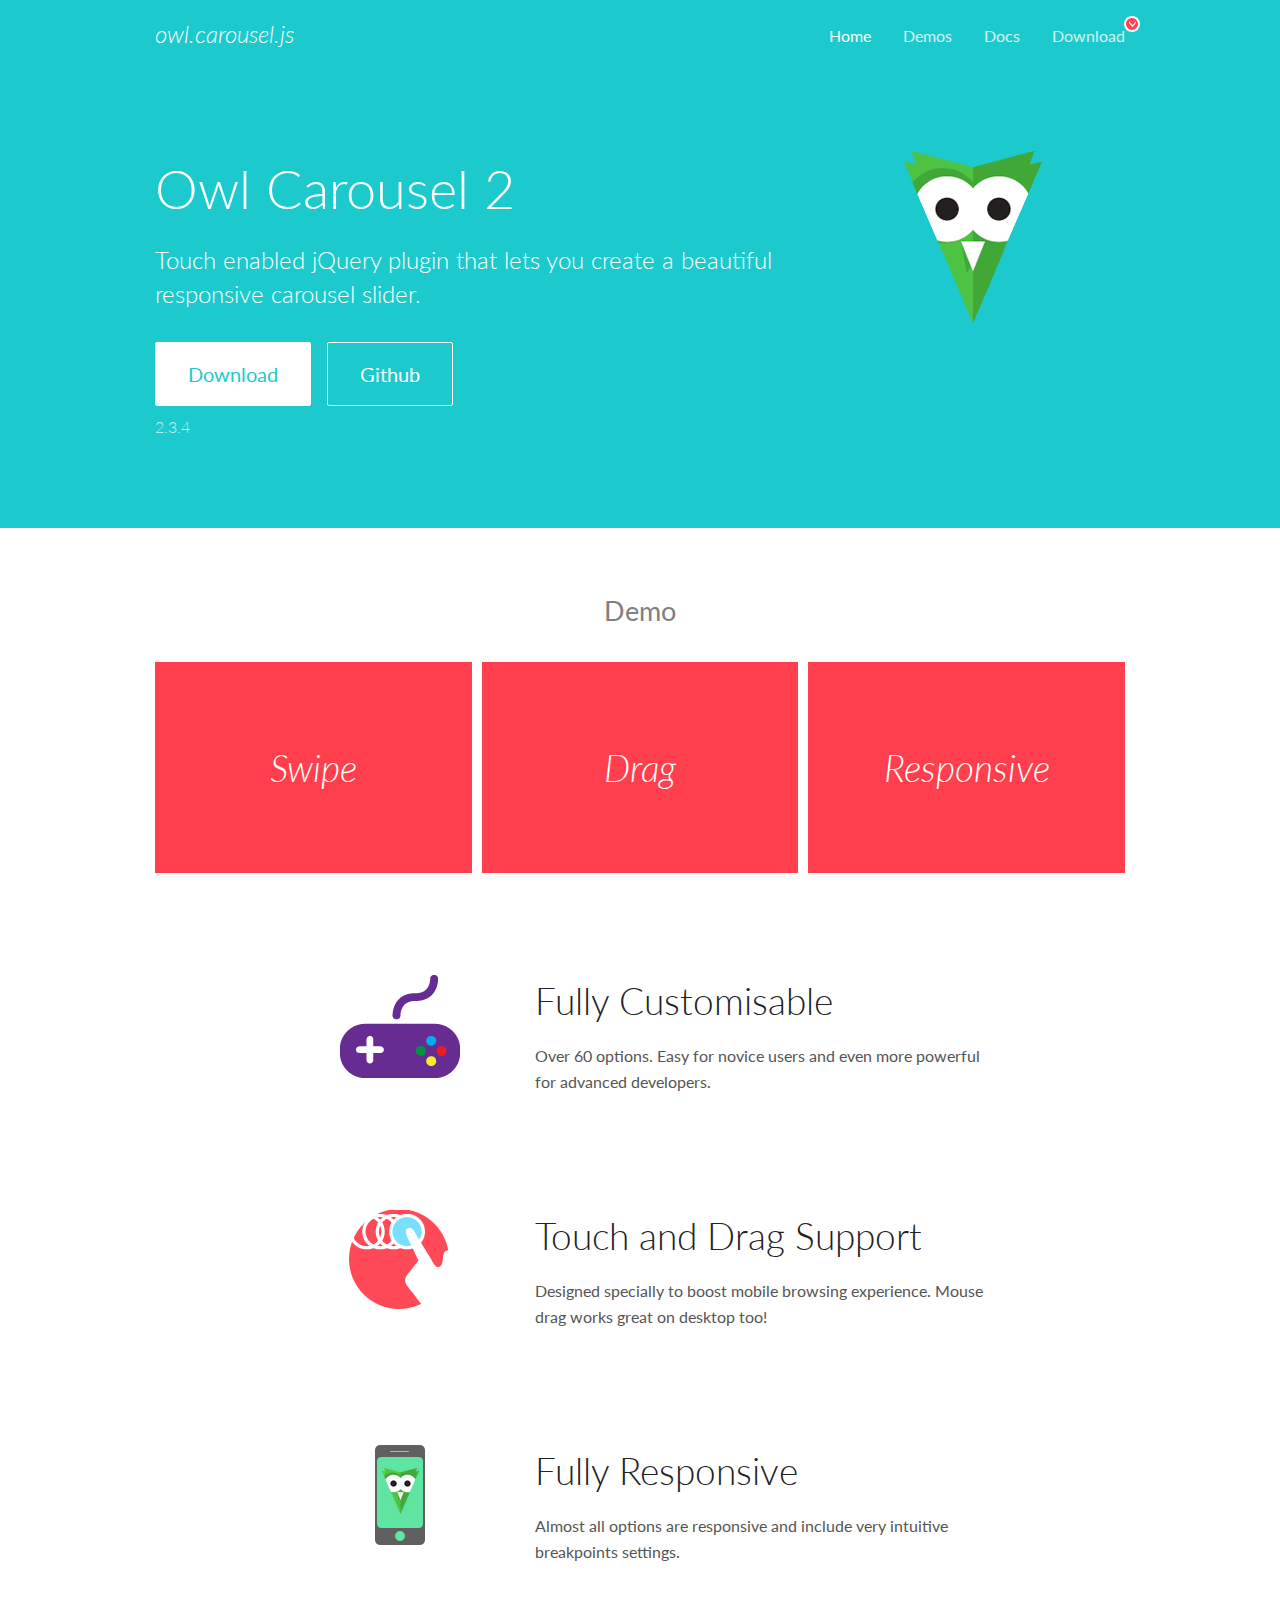
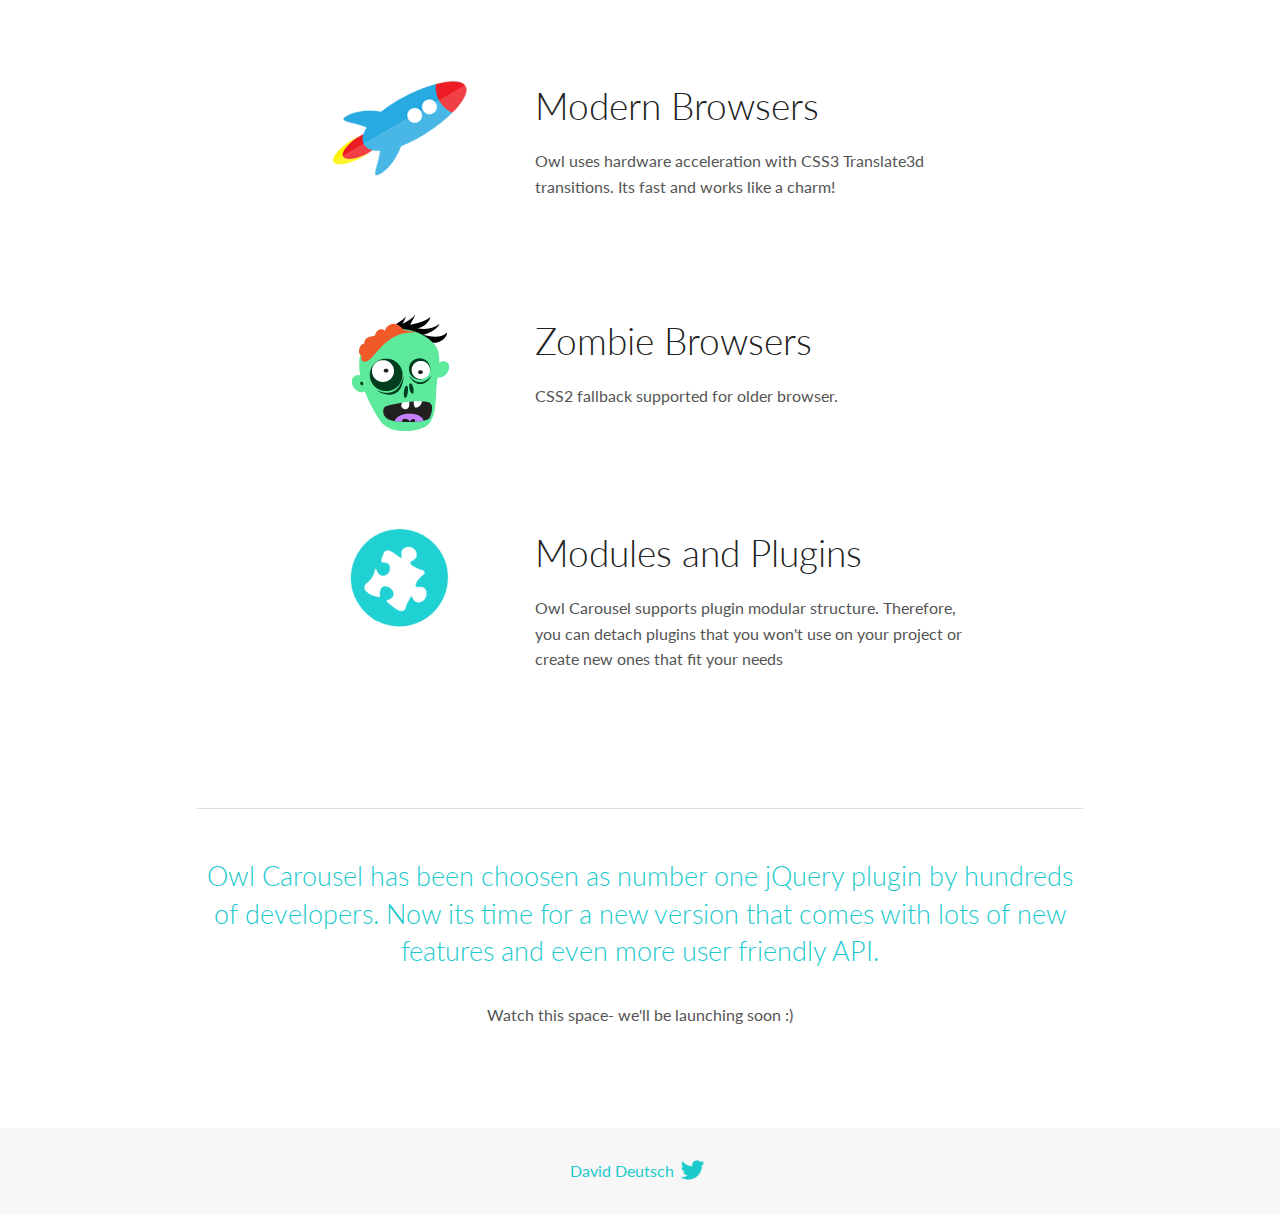
<file: OwlCarousel2-2.3.4/docs/index.html>
<!DOCTYPE html>
<html lang="en">
  <head>

    <!-- head -->
    <meta charset="utf-8">
    <meta name="msapplication-tap-highlight" content="no" />
    <meta name="viewport" content="width=device-width, initial-scale=1.0" />
    <meta name="description" content="Touch enabled jQuery plugin that lets you create beautiful responsive carousel slider.">
    <meta name="author" content="David Deutsch">
    <title>
      Home | Owl Carousel | 2.3.4
    </title>

    <!-- Stylesheets -->
    <link href='https://fonts.googleapis.com/css?family=Lato:300,400,700,400italic,300italic' rel='stylesheet' type='text/css'>
    <link rel="stylesheet" href="assets/css/docs.theme.min.css">

    <!-- Owl Stylesheets -->
    <link rel="stylesheet" href="assets/owlcarousel/assets/owl.carousel.min.css">
    <link rel="stylesheet" href="assets/owlcarousel/assets/owl.theme.default.min.css">

    <!-- HTML5 shim and Respond.js IE8 support of HTML5 elements and media queries -->

    <!--[if lt IE 9]>
      <script src="https://oss.maxcdn.com/libs/html5shiv/3.7.0/html5shiv.js"></script>
      <script src="https://oss.maxcdn.com/libs/respond.js/1.3.0/respond.min.js"></script>
    <![endif]-->

    <!-- Favicons -->
    <link rel="apple-touch-icon-precomposed" sizes="144x144" href="assets/ico/apple-touch-icon-144-precomposed.png">
    <link rel="shortcut icon" href="assets/ico/favicon.png">
    <link rel="shortcut icon" href="favicon.ico">

    <!-- Yeah i know js should not be in header. Its required for demos.-->

    <!-- javascript -->
    <script src="assets/vendors/jquery.min.js"></script>
    <script src="assets/owlcarousel/owl.carousel.js"></script>
  </head>
  <body>

    <!-- header -->
    <header class="header">
      <div class="row">
        <div class="large-12 columns">
          <div class="brand left">
            <h3>
              <a href="/OwlCarousel2/">owl.carousel.js</a> 
            </h3>
          </div>
          <a id="toggle-nav" class="right">
            <span></span> <span></span> <span></span> 
          </a> 
          <div class="nav-bar">
            <ul class="clearfix">
              <li class="active">
                <a href="/OwlCarousel2/index.html">Home</a> 
              </li>
              <li> <a href="/OwlCarousel2/demos/demos.html">Demos</a>  </li>
              <li> <a href="/OwlCarousel2/docs/started-welcome.html">Docs</a>  </li>
              <li>
                <a href="https://github.com/OwlCarousel2/OwlCarousel2/archive/2.3.4.zip">Download</a> 
                <span class="download"></span> 
              </li>
            </ul>
          </div>
        </div>
      </div>
    </header>

    <!-- home panel -->
    <section id="hero">
      <div class="row">
        <div class="large-8 medium-8 columns">
          <h1>Owl Carousel 2</h1>
          <h4>Touch enabled jQuery plugin that lets you create a beautiful responsive carousel slider.</h4>
          <a href="https://github.com/OwlCarousel2/OwlCarousel2/archive/2.3.4.zip" class="hero-button">Download</a> 
          <a href="https://github.com/OwlCarousel2/OwlCarousel2" class="hero-button outline">Github</a> 
          <p>2.3.4</p>
        </div>
        <div class="large-4 medium-4 columns">
          <img class="owl-logo" src="assets/img/owl-logo.png" alt="mr. Owl">
        </div>
      </div>
    </section>

    <!-- body -->
    <div class="home-demo">
      <div class="row">
        <div class="large-12 columns">
          <h3>Demo</h3>
          <div class="owl-carousel">
            <div class="item">
              <h2>Swipe</h2>
            </div>
            <div class="item">
              <h2>Drag</h2>
            </div>
            <div class="item">
              <h2>Responsive</h2>
            </div>
            <div class="item">
              <h2>CSS3</h2>
            </div>
            <div class="item">
              <h2>Fast</h2>
            </div>
            <div class="item">
              <h2>Easy</h2>
            </div>
            <div class="item">
              <h2>Free</h2>
            </div>
            <div class="item">
              <h2>Upgradable</h2>
            </div>
            <div class="item">
              <h2>Tons of options</h2>
            </div>
            <div class="item">
              <h2>Infinity</h2>
            </div>
            <div class="item">
              <h2>Auto Width</h2>
            </div>
          </div>
        </div>
      </div>
    </div>
    <script>
      var owl = $('.owl-carousel');
      owl.owlCarousel({
        margin: 10,
        loop: true,
        responsive: {
          0: {
            items: 1
          },
          600: {
            items: 2
          },
          1000: {
            items: 3
          }
        }
      })
    </script>

    <!-- features -->
    <div id="features">
      <div class="row">
        <div class="small-12 medium-9 small-centered columns">
          <section class="row feature">
            <div class="medium-4 small-12 columns">
              <img src="assets/img/feature-options.png" alt="">
            </div>
            <div class="medium-8 small-12 columns">
              <h2>Fully Customisable</h2>
              <p>Over 60 options. Easy for novice users and even more powerful for advanced developers.</p>
            </div>
          </section>
          <section class="row feature">
            <div class="medium-4 small-12 columns">
              <img src="assets/img/feature-drag.png" alt="">
            </div>
            <div class="medium-8 small-12 columns">
              <h2>Touch and Drag Support</h2>
              <p>Designed specially to boost mobile browsing experience. Mouse drag works great on desktop too!</p>
            </div>
          </section>
          <section class="row feature">
            <div class="medium-4 small-12 columns">
              <img src="assets/img/feature-responsive.png" alt="">
            </div>
            <div class="medium-8 small-12 columns">
              <h2>Fully Responsive</h2>
              <p>Almost all options are responsive and include very intuitive breakpoints settings.</p>
            </div>
          </section>
          <section class="row feature">
            <div class="medium-4 small-12 columns">
              <img src="assets/img/feature-modern.png" alt="">
            </div>
            <div class="medium-8 small-12 columns">
              <h2>Modern Browsers</h2>
              <p>Owl uses hardware acceleration with CSS3 Translate3d transitions. Its fast and works like a charm! </p>
            </div>
          </section>
          <section class="row feature">
            <div class="medium-4 small-12 columns">
              <img src="assets/img/feature-zombie.png" alt="">
            </div>
            <div class="medium-8 small-12 columns">
              <h2>Zombie Browsers</h2>
              <p>CSS2 fallback supported for older browser.</p>
            </div>
          </section>
          <section class="row feature">
            <div class="medium-4 small-12 columns">
              <img src="assets/img/feature-module.png" alt="">
            </div>
            <div class="medium-8 small-12 columns">
              <h2>Modules and Plugins</h2>
              <p>Owl Carousel supports plugin modular structure. Therefore, you can detach plugins that you won&#x27;t use on your project or create new ones that fit your needs</p>
            </div>
          </section>
        </div>
      </div>
    </div>

    <!-- footer -->
    <section id="teaser-text">
      <div class="row">
        <div class="small-12 medium-11 small-centered columns">
          <hr>
          <h3 id="owl-carousel-has-been-choosen-as-number-one-jquery-plugin-by-hundreds-of-developers-now-its-time-for-a-new-version-that-comes-with-lots-of-new-features-and-even-more-user-friendly-api-">Owl Carousel has been choosen as number one jQuery plugin by hundreds of developers. Now its time for a new version that comes with lots of new features and even more user friendly API.</h3>
          <p>Watch this space- we&#39;ll be launching soon :)</p>
        </div>
      </div>
    </section>

    <!-- footer -->
    <footer class="footer">
      <div class="row">
        <div class="large-12 columns">
          <h5>
            <a href="/OwlCarousel2/docs/support-contact.html">David Deutsch</a> 
            <a id="custom-tweet-button" href="https://twitter.com/share?url=https://github.com/OwlCarousel2/OwlCarousel2&text=Owl Carousel - This is so awesome! " target="_blank"></a> 
          </h5>
        </div>
      </div>
    </footer>

    <!-- vendors -->
    <script src="assets/vendors/highlight.js"></script>
    <script src="assets/js/app.js"></script>
  </body>
</html>
</file>
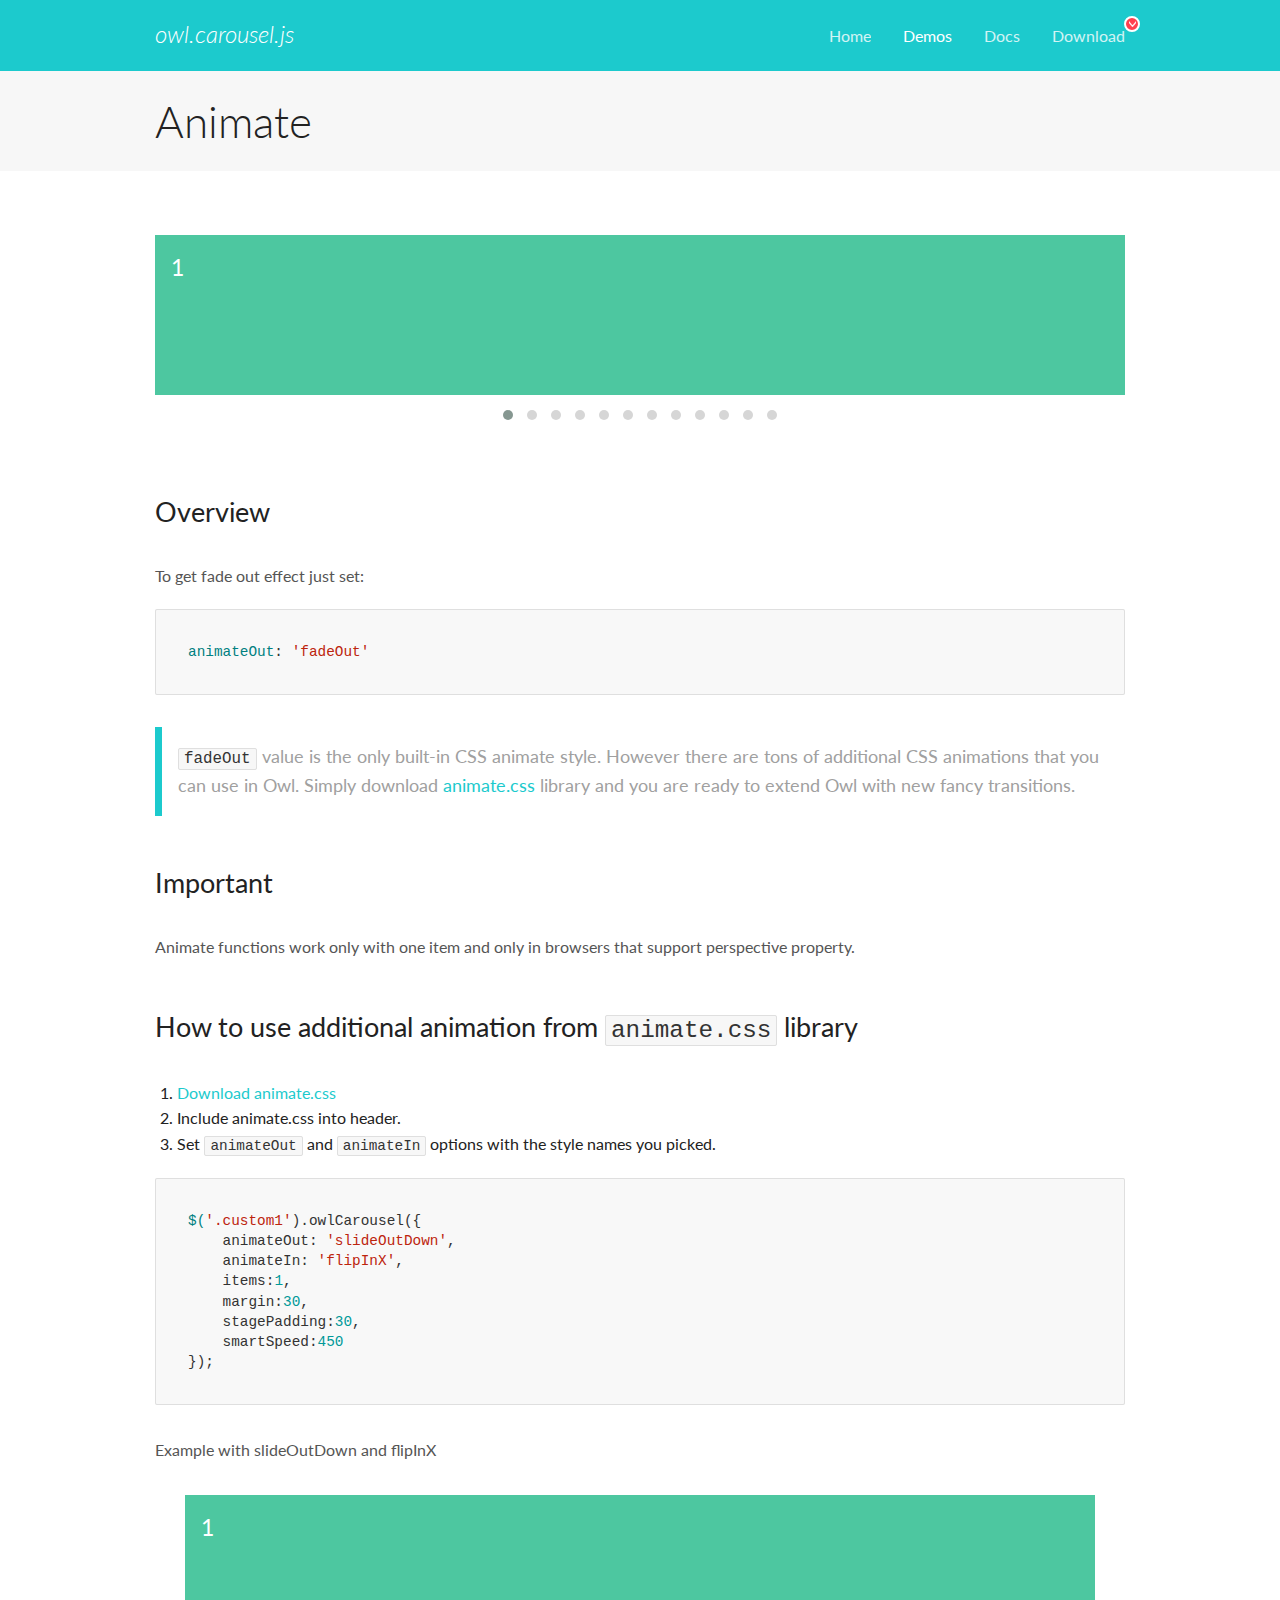
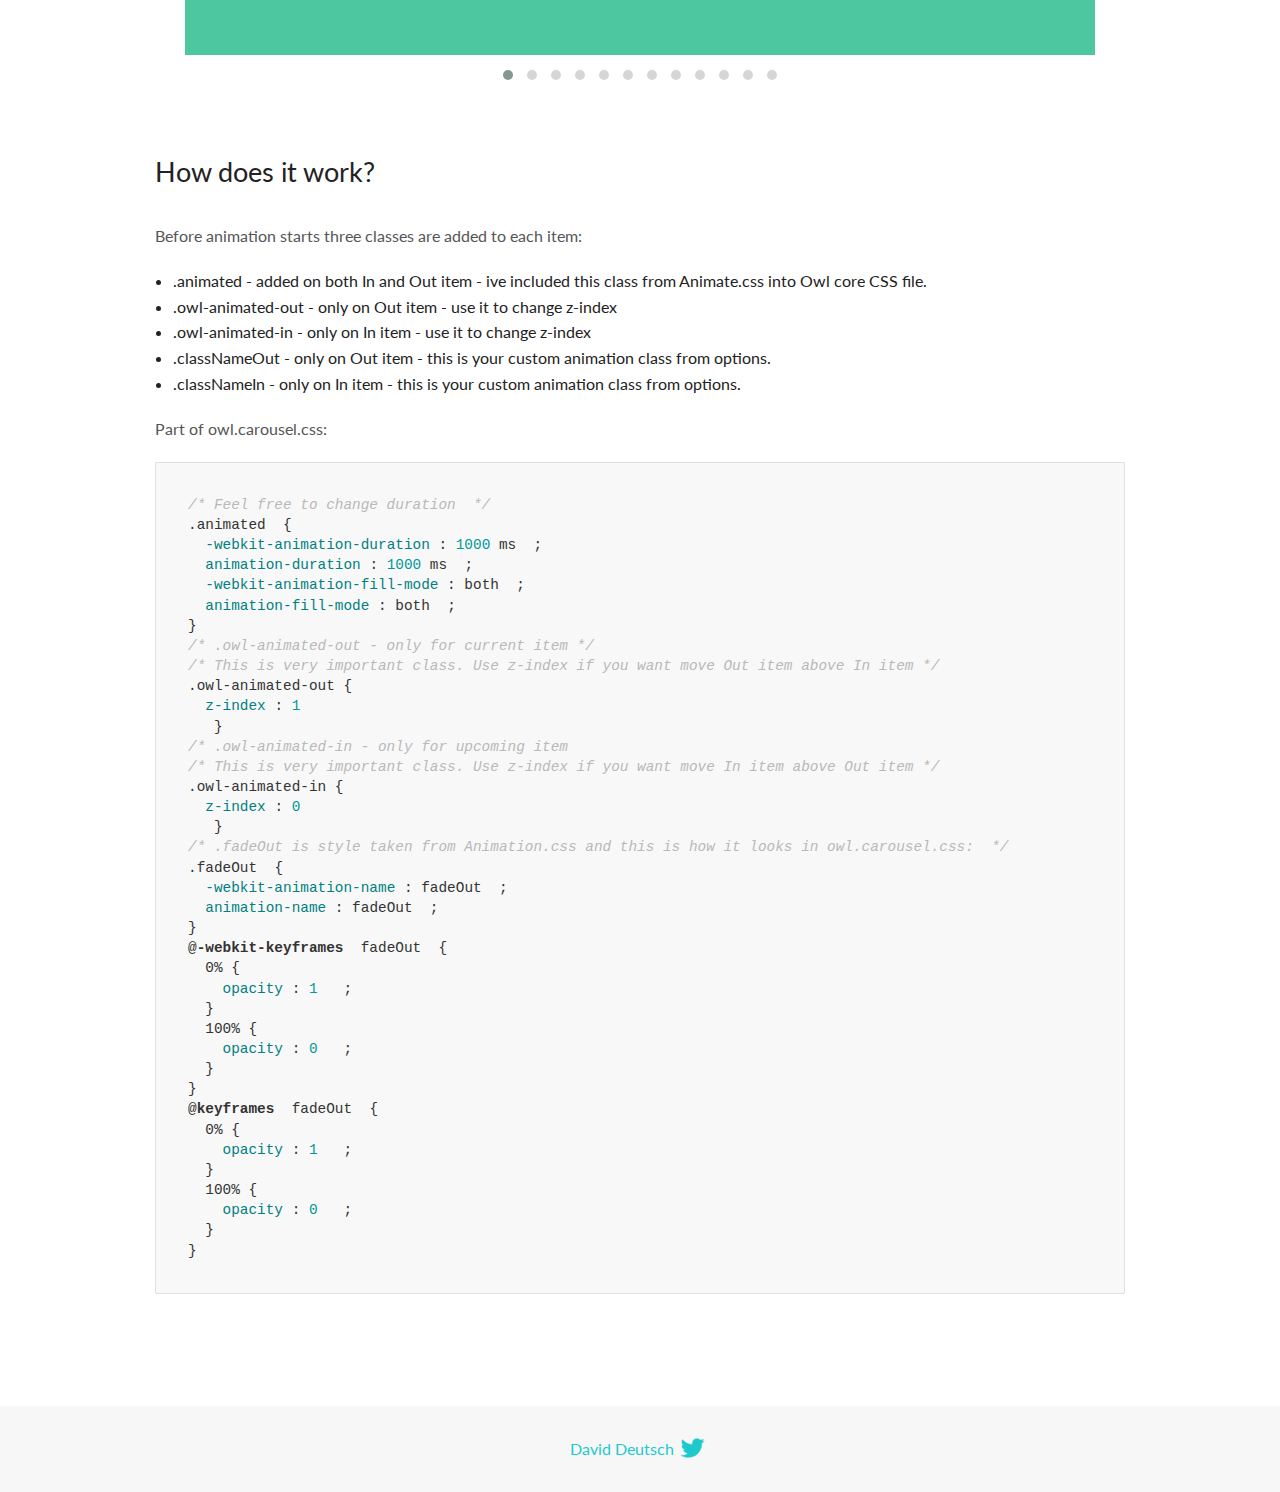
<file: OwlCarousel2-2.3.4/docs/demos/animate.html>
<!DOCTYPE html>
<html lang="en">
  <head>

    <!-- head -->
    <meta charset="utf-8">
    <meta name="msapplication-tap-highlight" content="no" />
    <meta name="viewport" content="width=device-width, initial-scale=1.0" />
    <meta name="description" content="Animate carousel">
    <meta name="author" content="David Deutsch">
    <title>
      Animate Demo | Owl Carousel | 2.3.4
    </title>

    <!-- Stylesheets -->
    <link href='https://fonts.googleapis.com/css?family=Lato:300,400,700,400italic,300italic' rel='stylesheet' type='text/css'>
    <link rel="stylesheet" href="../assets/css/docs.theme.min.css">

    <!-- Owl Stylesheets -->
    <link rel="stylesheet" href="../assets/owlcarousel/assets/owl.carousel.min.css">
    <link rel="stylesheet" href="../assets/owlcarousel/assets/owl.theme.default.min.css">

    <!-- HTML5 shim and Respond.js IE8 support of HTML5 elements and media queries -->

    <!--[if lt IE 9]>
      <script src="https://oss.maxcdn.com/libs/html5shiv/3.7.0/html5shiv.js"></script>
      <script src="https://oss.maxcdn.com/libs/respond.js/1.3.0/respond.min.js"></script>
    <![endif]-->

    <!-- Favicons -->
    <link rel="apple-touch-icon-precomposed" sizes="144x144" href="../assets/ico/apple-touch-icon-144-precomposed.png">
    <link rel="shortcut icon" href="../assets/ico/favicon.png">
    <link rel="shortcut icon" href="favicon.ico">

    <!-- Yeah i know js should not be in header. Its required for demos.-->

    <!-- javascript -->
    <script src="../assets/vendors/jquery.min.js"></script>
    <script src="../assets/owlcarousel/owl.carousel.js"></script>
  </head>
  <body>

    <!-- header -->
    <header class="header">
      <div class="row">
        <div class="large-12 columns">
          <div class="brand left">
            <h3>
              <a href="/OwlCarousel2/">owl.carousel.js</a> 
            </h3>
          </div>
          <a id="toggle-nav" class="right">
            <span></span> <span></span> <span></span> 
          </a> 
          <div class="nav-bar">
            <ul class="clearfix">
              <li> <a href="/OwlCarousel2/index.html">Home</a>  </li>
              <li class="active">
                <a href="/OwlCarousel2/demos/demos.html">Demos</a> 
              </li>
              <li> <a href="/OwlCarousel2/docs/started-welcome.html">Docs</a>  </li>
              <li>
                <a href="https://github.com/OwlCarousel2/OwlCarousel2/archive/2.3.4.zip">Download</a> 
                <span class="download"></span> 
              </li>
            </ul>
          </div>
        </div>
      </div>
    </header>

    <!-- title -->
    <section class="title">
      <div class="row">
        <div class="large-12 columns">
          <h1>Animate</h1>
        </div>
      </div>
    </section>

    <!--  Demos -->
    <section id="demos">
      <div class="row">
        <div class="large-12 columns">
          <div class="fadeOut owl-carousel owl-theme">
            <div class="item">
              <h4>1</h4>
            </div>
            <div class="item">
              <h4>2</h4>
            </div>
            <div class="item">
              <h4>3</h4>
            </div>
            <div class="item">
              <h4>4</h4>
            </div>
            <div class="item">
              <h4>5</h4>
            </div>
            <div class="item">
              <h4>6</h4>
            </div>
            <div class="item">
              <h4>7</h4>
            </div>
            <div class="item">
              <h4>8</h4>
            </div>
            <div class="item">
              <h4>9</h4>
            </div>
            <div class="item">
              <h4>10</h4>
            </div>
            <div class="item">
              <h4>11</h4>
            </div>
            <div class="item">
              <h4>12</h4>
            </div>
          </div>
          <h3 id="overview">Overview</h3>
          <p>To get fade out effect just set:</p>
          <pre><code>animateOut: &#39;fadeOut&#39;</code></pre>
          <blockquote>
            <p><code>fadeOut</code> value is the only built-in CSS animate style. However there are tons of additional CSS animations that you can use in Owl. Simply download
              <a href="https://daneden.github.io/animate.css/">animate.css</a>  library and you are ready to extend Owl with new fancy transitions.</p>
          </blockquote>
          <h3 id="important">Important</h3>
          <p>Animate functions work only with one item and only in browsers that support perspective property.</p>
          <h3 id="how-to-use-additional-animation-from-animate-css-library">How to use additional animation from <code>animate.css</code> library</h3>
          <ol>
            <li> <a href="https://daneden.github.io/animate.css/">Download animate.css</a>  </li>
            <li>Include animate.css into header.</li>
            <li>Set <code>animateOut</code> and <code>animateIn</code> options with the style names you picked.</li>
          </ol>
          <pre><code>$(&#39;.custom1&#39;).owlCarousel({
    animateOut: &#39;slideOutDown&#39;,
    animateIn: &#39;flipInX&#39;,
    items:1,
    margin:30,
    stagePadding:30,
    smartSpeed:450
});</code></pre>
          <p>Example with slideOutDown and flipInX</p>
          <div class="custom1 owl-carousel owl-theme">
            <div class="item">
              <h4>1</h4>
            </div>
            <div class="item">
              <h4>2</h4>
            </div>
            <div class="item">
              <h4>3</h4>
            </div>
            <div class="item">
              <h4>4</h4>
            </div>
            <div class="item">
              <h4>5</h4>
            </div>
            <div class="item">
              <h4>6</h4>
            </div>
            <div class="item">
              <h4>7</h4>
            </div>
            <div class="item">
              <h4>8</h4>
            </div>
            <div class="item">
              <h4>9</h4>
            </div>
            <div class="item">
              <h4>10</h4>
            </div>
            <div class="item">
              <h4>11</h4>
            </div>
            <div class="item">
              <h4>12</h4>
            </div>
          </div>
          <h3 id="how-does-it-work-">How does it work?</h3>
          <p>Before animation starts three classes are added to each item:</p>
          <ul>
            <li>.animated - added on both In and Out item - ive included this class from Animate.css into Owl core CSS file.</li>
            <li>.owl-animated-out - only on Out item - use it to change z-index</li>
            <li>.owl-animated-in - only on In item - use it to change z-index</li>
            <li>.classNameOut - only on Out item - this is your custom animation class from options.</li>
            <li>.classNameIn - only on In item - this is your custom animation class from options.</li>
          </ul>
          <p>Part of owl.carousel.css:</p>
          <pre><code class="language-css"><span class="comment">/* Feel free to change duration  */</span> 
<span class="class">.animated</span>  <span class="rules">{
  <span class="rule"><span class="attribute">-webkit-animation-duration</span> :<span class="value"> <span class="number">1000</span> ms</span> </span> ;
  <span class="rule"><span class="attribute">animation-duration</span> :<span class="value"> <span class="number">1000</span> ms</span> </span> ;
  <span class="rule"><span class="attribute">-webkit-animation-fill-mode</span> :<span class="value"> both</span> </span> ;
  <span class="rule"><span class="attribute">animation-fill-mode</span> :<span class="value"> both</span> </span> ;
<span class="rule">}</span> </span> 
<span class="comment">/* .owl-animated-out - only for current item */</span> 
<span class="comment">/* This is very important class. Use z-index if you want move Out item above In item */</span> 
<span class="class">.owl-animated-out</span> <span class="rules">{
  <span class="rule"><span class="attribute">z-index</span> :<span class="value"> <span class="number">1</span> 
</span> </span> </span> }
<span class="comment">/* .owl-animated-in - only for upcoming item
/* This is very important class. Use z-index if you want move In item above Out item */</span> 
<span class="class">.owl-animated-in</span> <span class="rules">{
  <span class="rule"><span class="attribute">z-index</span> :<span class="value"> <span class="number">0</span> 
</span> </span> </span> }
<span class="comment">/* .fadeOut is style taken from Animation.css and this is how it looks in owl.carousel.css:  */</span> 
<span class="class">.fadeOut</span>  <span class="rules">{
  <span class="rule"><span class="attribute">-webkit-animation-name</span> :<span class="value"> fadeOut</span> </span> ;
  <span class="rule"><span class="attribute">animation-name</span> :<span class="value"> fadeOut</span> </span> ;
<span class="rule">}</span> </span> 
<span class="at_rule">@<span class="keyword">-webkit-keyframes</span>  fadeOut </span> {
  0% <span class="rules">{
    <span class="rule"><span class="attribute">opacity</span> :<span class="value"> <span class="number">1</span> </span> </span> ;
  <span class="rule">}</span> </span> 
  100% <span class="rules">{
    <span class="rule"><span class="attribute">opacity</span> :<span class="value"> <span class="number">0</span> </span> </span> ;
  <span class="rule">}</span> </span> 
}
<span class="at_rule">@<span class="keyword">keyframes</span>  fadeOut </span> {
  0% <span class="rules">{
    <span class="rule"><span class="attribute">opacity</span> :<span class="value"> <span class="number">1</span> </span> </span> ;
  <span class="rule">}</span> </span> 
  100% <span class="rules">{
    <span class="rule"><span class="attribute">opacity</span> :<span class="value"> <span class="number">0</span> </span> </span> ;
  <span class="rule">}</span> </span> 
}</code></pre>
          <link rel="stylesheet" href="../assets/css/animate.css">
          <script>
            jQuery(document).ready(function($) {
              $('.fadeOut').owlCarousel({
                items: 1,
                animateOut: 'fadeOut',
                loop: true,
                margin: 10,
              });
              $('.custom1').owlCarousel({
                animateOut: 'slideOutDown',
                animateIn: 'flipInX',
                items: 1,
                margin: 30,
                stagePadding: 30,
                smartSpeed: 450
              });
            });
          </script>
        </div>
      </div>
    </section>

    <!-- footer -->
    <footer class="footer">
      <div class="row">
        <div class="large-12 columns">
          <h5>
            <a href="/OwlCarousel2/docs/support-contact.html">David Deutsch</a> 
            <a id="custom-tweet-button" href="https://twitter.com/share?url=https://github.com/OwlCarousel2/OwlCarousel2&text=Owl Carousel - This is so awesome! " target="_blank"></a> 
          </h5>
        </div>
      </div>
    </footer>

    <!-- vendors -->
    <script src="../assets/vendors/highlight.js"></script>
    <script src="../assets/js/app.js"></script>
  </body>
</html>
</file>
